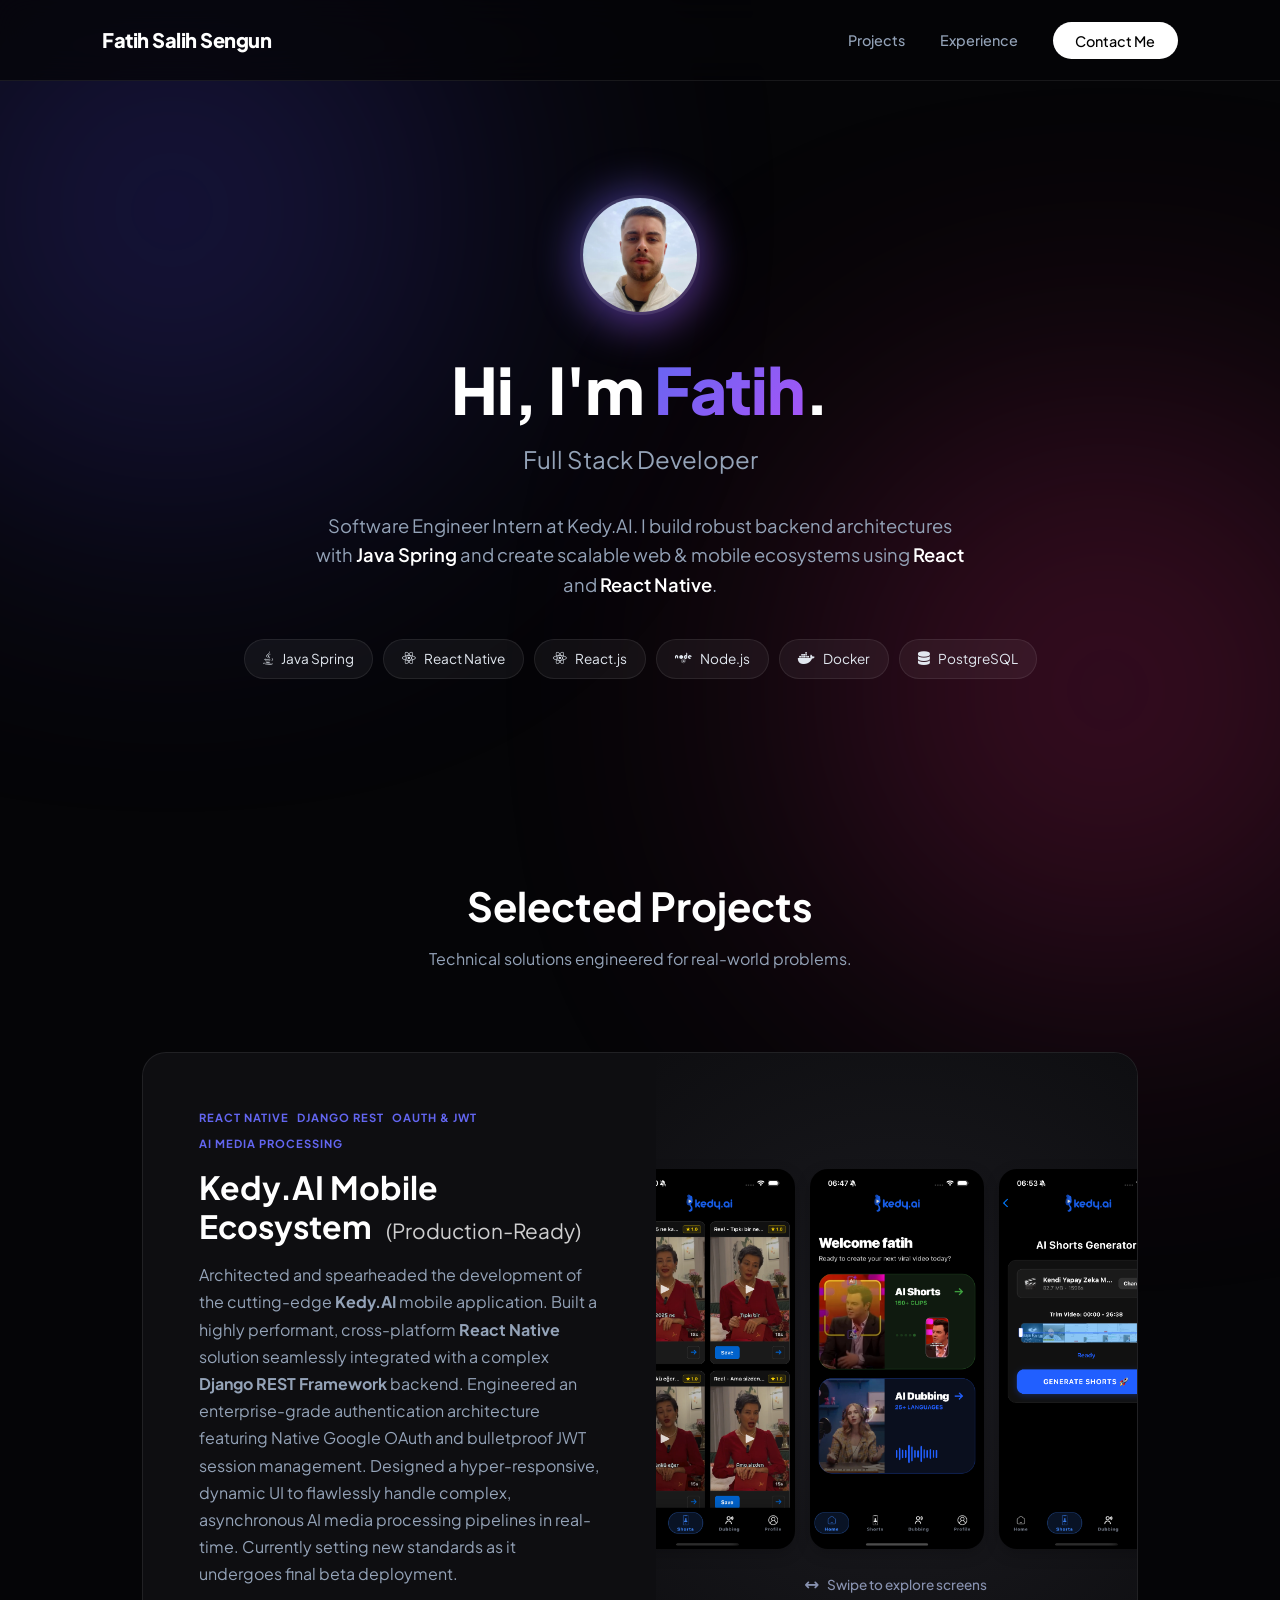
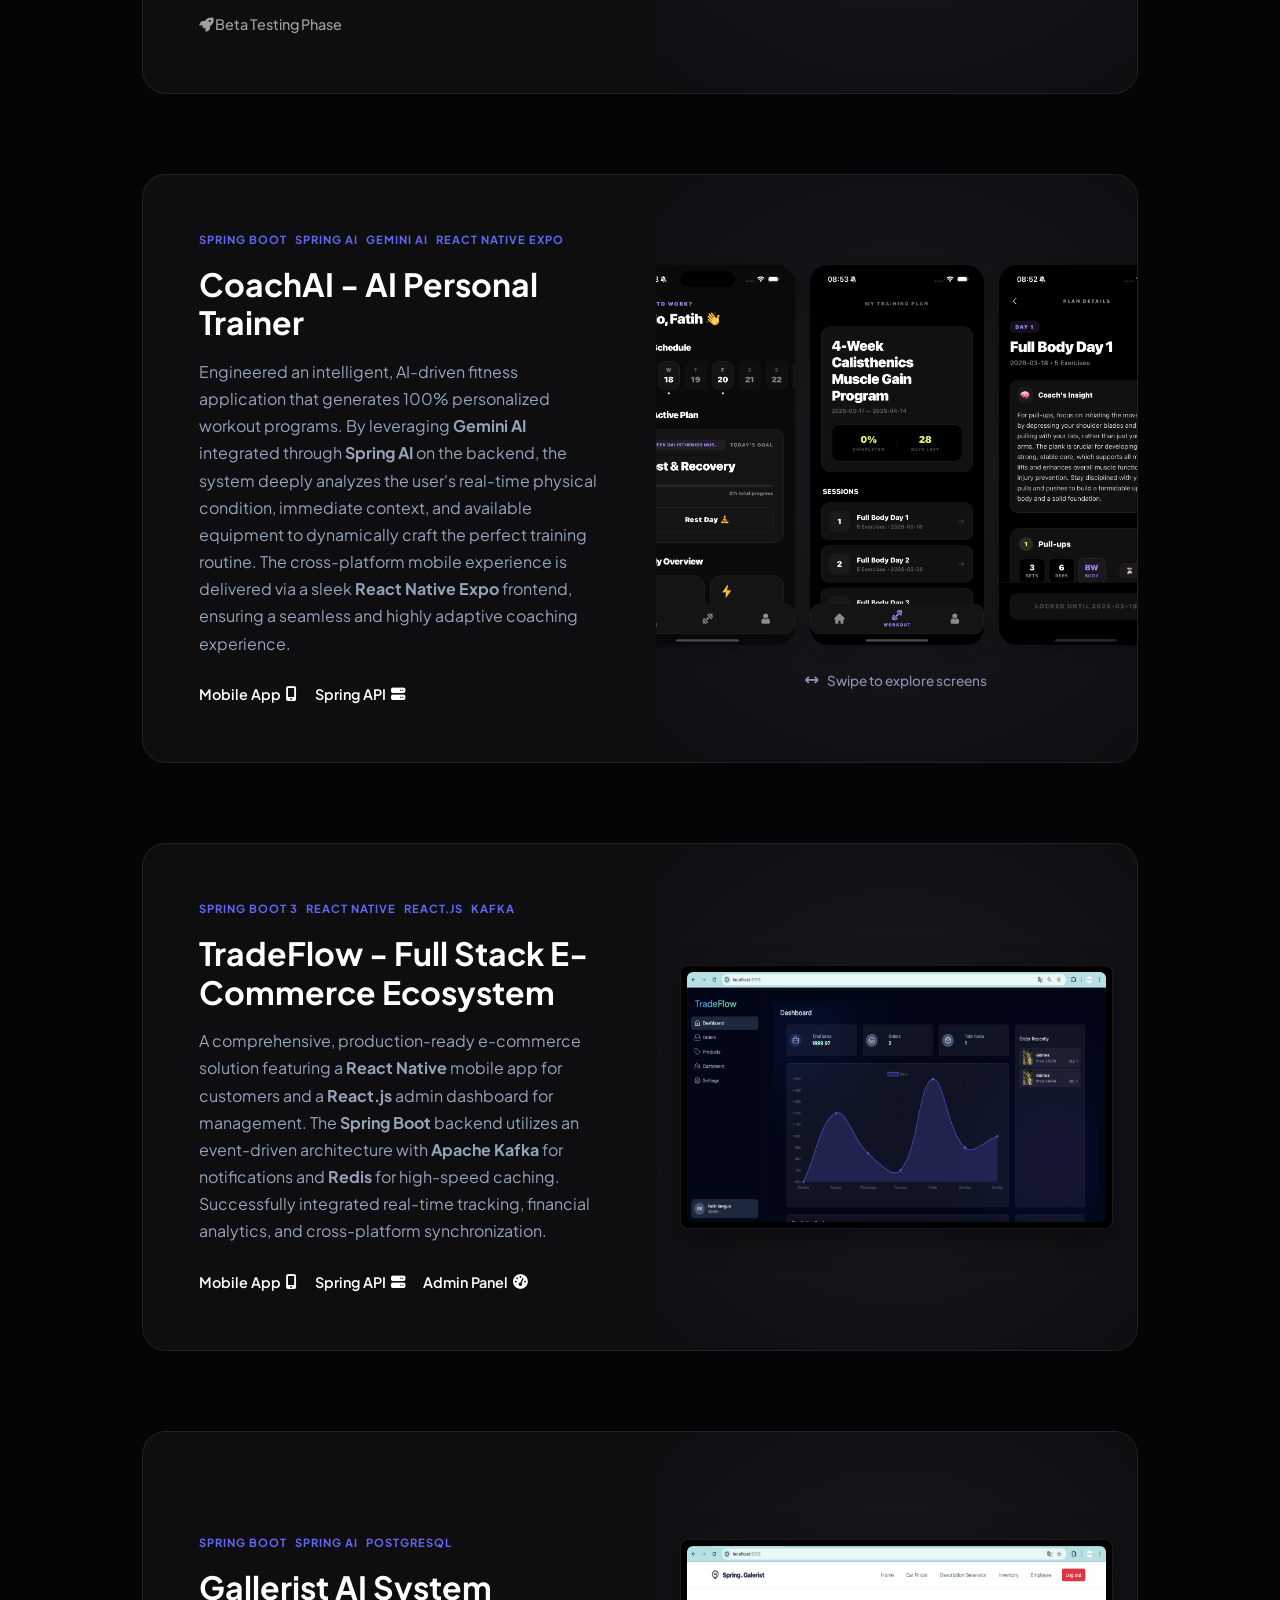
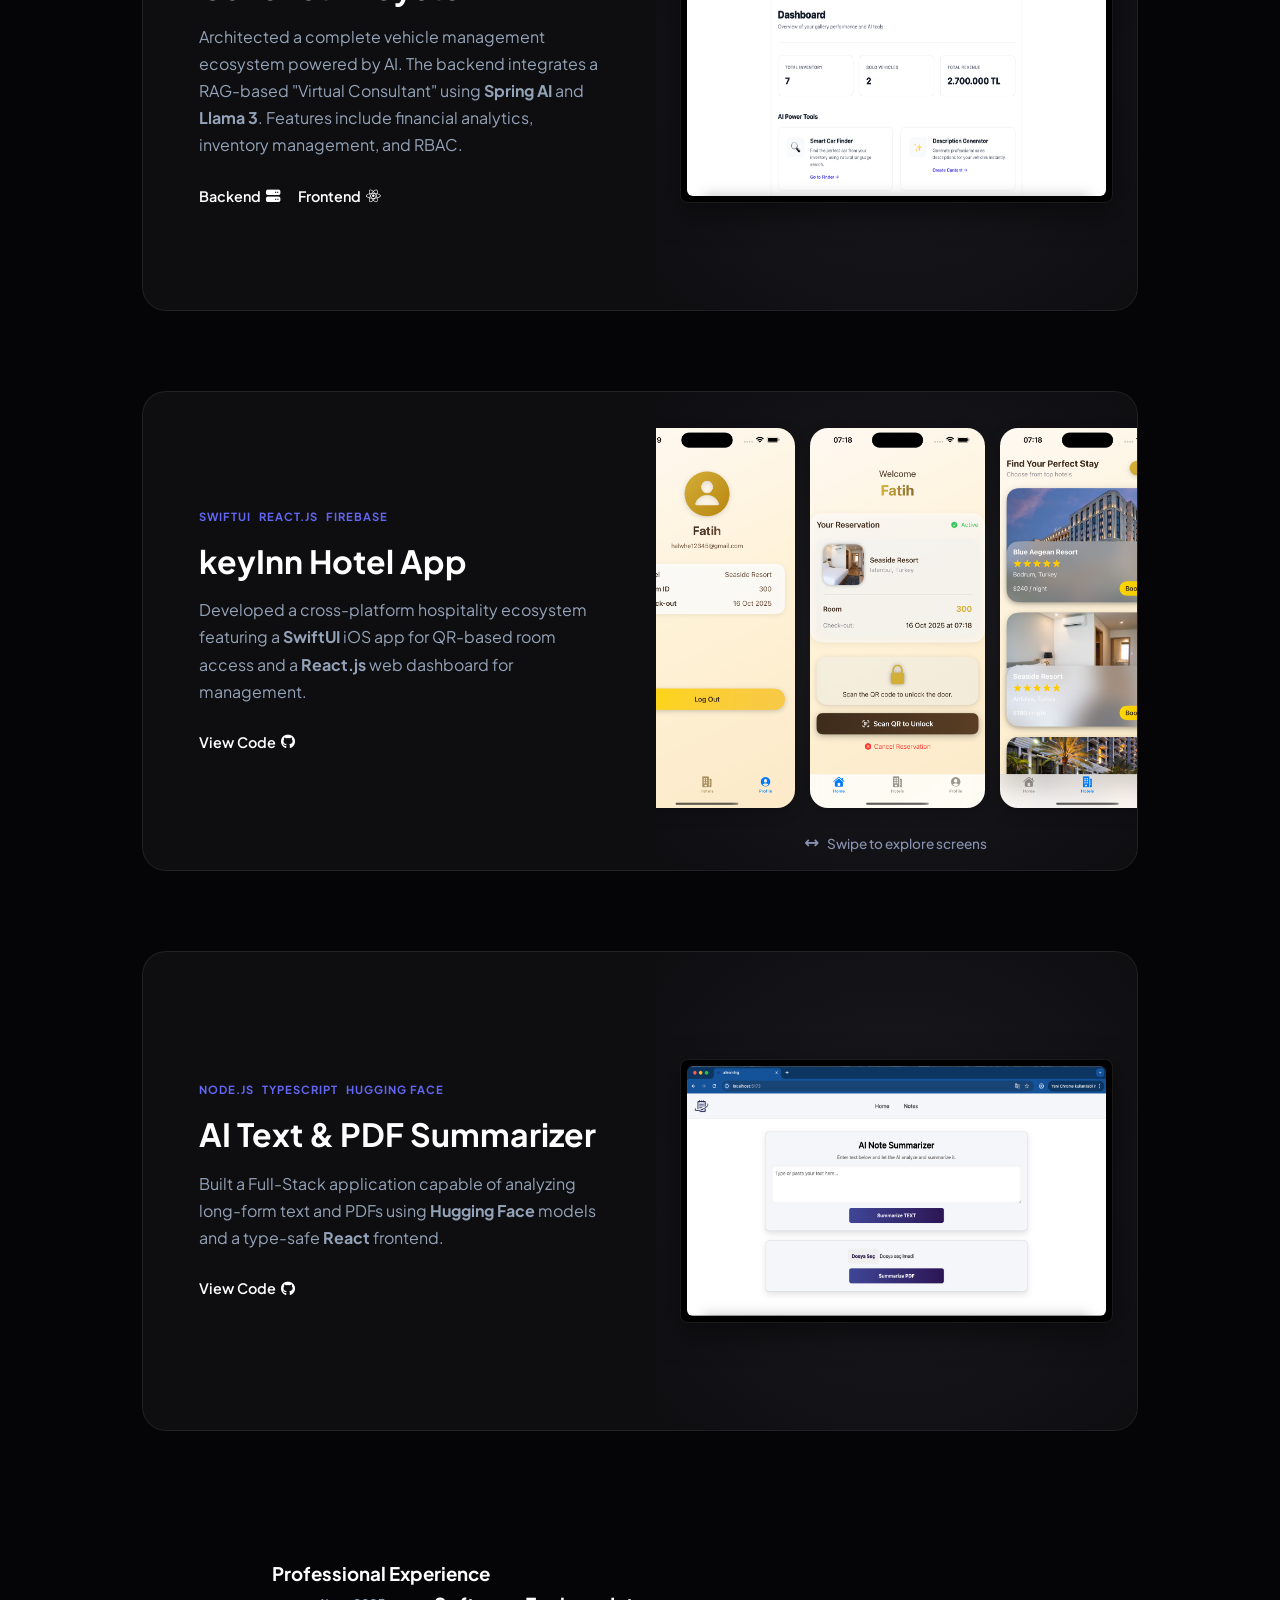
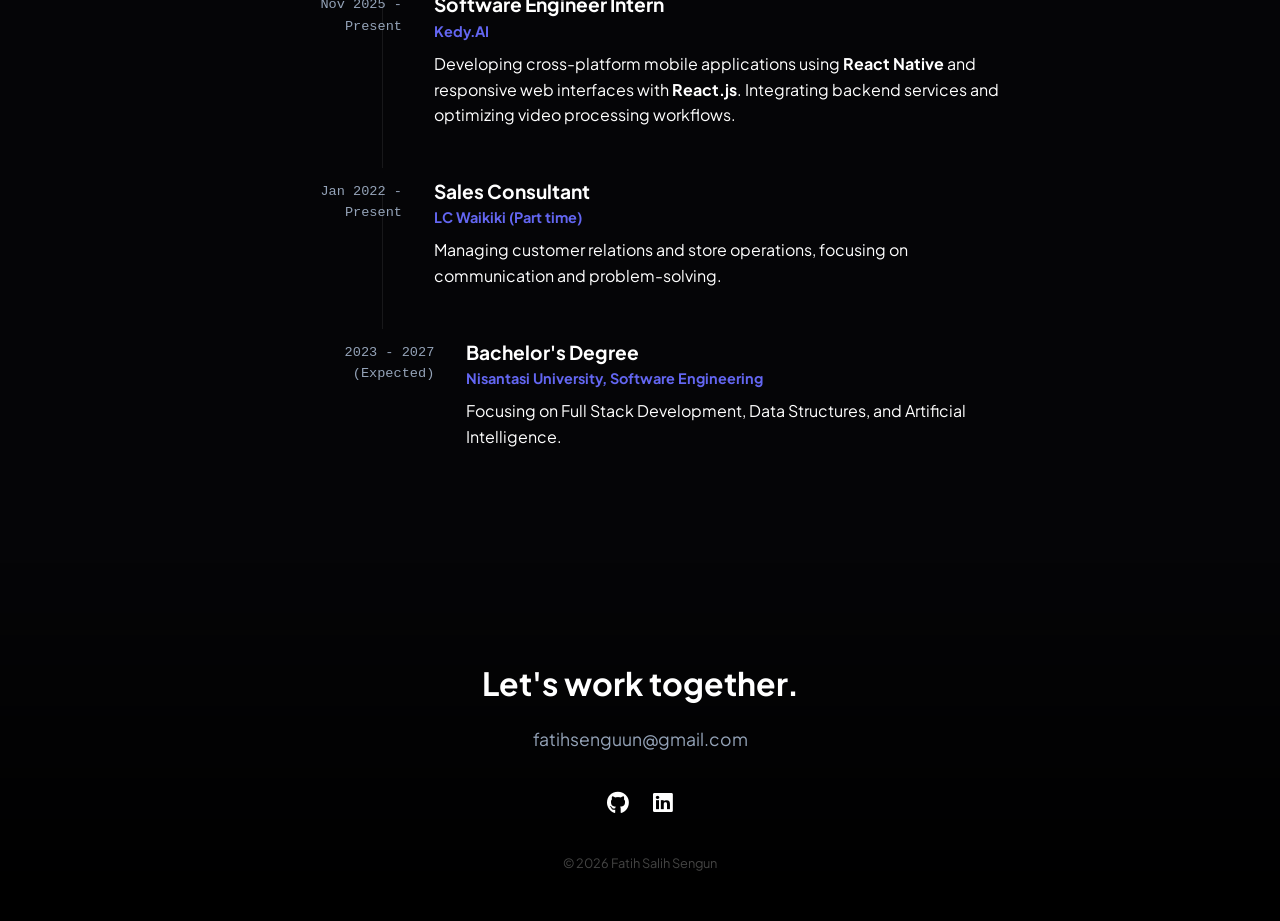
<file: index.html>
<!DOCTYPE html>
<html lang="en">
<head>
    <meta charset="UTF-8">
    <meta name="viewport" content="width=device-width, initial-scale=1.0">
    <title>Fatih Salih Sengun | Full Stack Engineer</title>
    
    <link rel="preconnect" href="https://fonts.googleapis.com">
    <link rel="preconnect" href="https://fonts.gstatic.com" crossorigin>
    <link href="https://fonts.googleapis.com/css2?family=Plus+Jakarta+Sans:wght@300;400;500;600;700;800&display=swap" rel="stylesheet">
    <link rel="stylesheet" href="https://cdnjs.cloudflare.com/ajax/libs/font-awesome/6.4.0/css/all.min.css">
    <link rel="stylesheet" href="style.css">

    <style>

        .project-card, .project-card:hover, .project-card.active,
        .mockup-laptop, .mockup-laptop:hover, .screen, .screen:hover, .card-visual, .card-visual:hover {
            transform: none !important;
            box-shadow: none !important;
            perspective: none !important;
            transition: none !important;
            cursor: default !important;
        }


        .project-card { pointer-events: none; }
        .project-card .card-content, .project-card .card-visual { pointer-events: auto; }


        .mockup-laptop .screen {
            border-radius: 8px !important;
            border: 1px solid rgba(255, 255, 255, 0.1) !important;
            overflow: hidden !important;
            box-shadow: 0 10px 30px rgba(0, 0, 0, 0.5) !important;
        }


        .phone-gallery-container {
            width: 100%;
            display: flex;
            flex-direction: column;
            align-items: center;
        }

        .phone-gallery-wrapper {
            width: 100%;
            overflow: hidden;
            display: flex;
            align-items: center;
        }

        .phone-gallery {
            display: flex;
            gap: 15px;
            overflow-x: auto;
            padding: 20px 10px;
            scroll-snap-type: x mandatory;
            -ms-overflow-style: none;  
            scrollbar-width: none;  
            width: 100%;
        }

        .phone-gallery::-webkit-scrollbar { display: none; }
        
        .gallery-image {
            height: 380px; 
            border-radius: 18px;
            object-fit: contain;
            box-shadow: 0 5px 15px rgba(0,0,0,0.2);
            transition: opacity 0.3s ease, transform 0.3s ease;
            scroll-snap-align: center;
            cursor: pointer;
            opacity: 1 !important; 
            transform: none !important; 
        }
        
        .gallery-image.active {
            z-index: 10;
        }

        .swipe-hint {
            display: flex;
            align-items: center;
            justify-content: center;
            gap: 8px;
            color: #8892b0;
            font-size: 0.85rem;
            font-weight: 500;
            margin-top: 5px;
            animation: pulseHint 2s infinite;
        }

        @keyframes pulseHint {
            0% { opacity: 0.5; }
            50% { opacity: 1; }
            100% { opacity: 0.5; }
        }

        @media (max-width: 768px) {
            .gallery-image { height: 320px; }
        }
    </style>
</head>
<body>

    <div class="ambient-glow glow-1"></div>
    <div class="ambient-glow glow-2"></div>

    <nav class="navbar">
        <div class="logo">Fatih Salih Sengun</div>
        <div class="nav-links">
            <a href="#projects">Projects</a>
            <a href="#experience">Experience</a>
            <a href="#contact" class="btn-cta">Contact Me</a>
        </div>
    </nav>

    <section class="hero">
        <div class="profile-container">
            <div class="profile-ring"></div>
            <img src="assets/profile.png" alt="Fatih Salih Sengun" class="profile-img">
        </div>

        <h1>Hi, I'm <span class="gradient-text">Fatih</span>.</h1>
        <h2 class="hero-subtitle">Full Stack Developer</h2>
        
        <p class="hero-desc">
            Software Engineer Intern at Kedy.AI. I build robust backend architectures with 
            <span class="highlight">Java Spring</span> and create scalable web & mobile ecosystems using 
            <span class="highlight">React</span> and <span class="highlight">React Native</span>.
        </p>

        <div class="tech-stack">
            <div class="tech-pill"><i class="fa-brands fa-java"></i> Java Spring</div>
            <div class="tech-pill"><i class="fa-brands fa-react"></i> React Native</div>
            <div class="tech-pill"><i class="fa-brands fa-react"></i> React.js</div>
            <div class="tech-pill"><i class="fa-brands fa-node"></i> Node.js</div>
            <div class="tech-pill"><i class="fa-brands fa-docker"></i> Docker</div>
            <div class="tech-pill"><i class="fa-solid fa-database"></i> PostgreSQL</div>
        </div>
    </section>

    <section id="projects" class="projects-section">
        <div class="section-title">
            <h3>Selected Projects</h3>
            <p>Technical solutions engineered for real-world problems.</p>
        </div>

        <div class="projects-stack">

            <div class="project-card mobile-project">
                <div class="card-content">
                    <div class="tags">
                        <span>React Native</span>
                        <span>Django REST</span>
                        <span>OAuth & JWT</span>
                        <span>AI Media Processing</span>
                    </div>
                    <h4>Kedy.AI Mobile Ecosystem <span style="font-size: 0.65em; font-weight: normal; opacity: 0.8; margin-left: 8px;">(Production-Ready)</span></h4>
                    <p>
                        Architected and spearheaded the development of the cutting-edge <strong>Kedy.AI</strong> mobile application. Built a highly performant, cross-platform <strong>React Native</strong> solution seamlessly integrated with a complex <strong>Django REST Framework</strong> backend. Engineered an enterprise-grade authentication architecture featuring Native Google OAuth and bulletproof JWT session management. Designed a hyper-responsive, dynamic UI to flawlessly handle complex, asynchronous AI media processing pipelines in real-time. Currently setting new standards as it undergoes final beta deployment.
                    </p>
                    <div class="links">
                        <span style="color: #a0a0a0; font-weight: 500; font-size: 0.9rem;"><i class="fa-solid fa-rocket"></i> Beta Testing Phase</span>
                    </div>
                </div>
                
                <div class="card-visual phone-gallery-container">
                    <div class="phone-gallery-wrapper">
                        <div class="phone-gallery">
                            <img src="./assets/login1.png" alt="Login Screen" class="gallery-image">
                            <img src="./assets/shorts.png" alt="Shorts Screen" class="gallery-image">
                            <img src="./assets/dashboard 1.png" alt="Dashboard Screen" class="gallery-image">
                            <img src="./assets/uplaod.png" alt="Upload Screen" class="gallery-image">
                            <img src="./assets/profile 1.png" alt="Profile Screen" class="gallery-image">
                        </div>
                    </div>
                    <div class="swipe-hint">
                        <i class="fa-solid fa-arrows-left-right"></i> Swipe to explore screens
                    </div>
                </div>
            </div>

            <div class="project-card mobile-project">
                <div class="card-content">
                    <div class="tags">
                        <span>Spring Boot</span>
                        <span>Spring AI</span>
                        <span>Gemini AI</span>
                        <span>React Native Expo</span>
                    </div>
                    <h4>CoachAI - AI Personal Trainer</h4>
                    <p>
                        Engineered an intelligent, AI-driven fitness application that generates 100% personalized workout programs. By leveraging <strong>Gemini AI</strong> integrated through <strong>Spring AI</strong> on the backend, the system deeply analyzes the user's real-time physical condition, immediate context, and available equipment to dynamically craft the perfect training routine. The cross-platform mobile experience is delivered via a sleek <strong>React Native Expo</strong> frontend, ensuring a seamless and highly adaptive coaching experience.
                    </p>
                    <div class="links">
                           <a href="https://github.com/fatihsenguun/reactnativecoachai" target="_blank">Mobile App <i class="fa-solid fa-mobile-screen"></i></a>
                        <a href="https://github.com/fatihsenguun/springbootcoachai" target="_blank">Spring API <i class="fa-solid fa-server"></i></a>
                    </div>
                </div>
                
                <div class="card-visual phone-gallery-container">
                    <div class="phone-gallery-wrapper">
                        <div class="phone-gallery">
                            <img src="./assets/login2.png" alt="Login Screen" class="gallery-image">
                            <img src="./assets/dash2.png" alt="Dashboard Screen" class="gallery-image">
                            <img src="./assets/plan.png" alt="Workout Plan Screen" class="gallery-image">
                            <img src="./assets/workout.png" alt="Workout Screen" class="gallery-image">
                            <img src="./assets/generate.png" alt="Generate Screen" class="gallery-image">
                        </div>
                    </div>
                    <div class="swipe-hint">
                        <i class="fa-solid fa-arrows-left-right"></i> Swipe to explore screens
                    </div>
                </div>
            </div>
            <div class="project-card">
                <div class="card-content">
                    <div class="tags">
                        <span>Spring Boot 3</span>
                        <span>React Native</span>
                        <span>React.js</span>
                        <span>Kafka</span>

                    </div>
                    <h4>TradeFlow - Full Stack E-Commerce Ecosystem</h4>
                    <p>
                        A comprehensive, production-ready e-commerce solution featuring a <strong>React Native</strong> mobile app for customers and a <strong>React.js</strong> admin dashboard for management. 
                        The <strong>Spring Boot</strong> backend utilizes an event-driven architecture with <strong>Apache Kafka</strong> for notifications and <strong>Redis</strong> for high-speed caching. 
                        Successfully integrated real-time tracking, financial analytics, and cross-platform synchronization.
                    </p>
                    <div class="links">
                        <a href="https://github.com/fatihsenguun/reactnativetradeflow" target="_blank">Mobile App <i class="fa-solid fa-mobile-screen"></i></a>
                        <a href="https://github.com/fatihsenguun/springboottradeflow" target="_blank">Spring API <i class="fa-solid fa-server"></i></a>
                        <a href="https://github.com/fatihsenguun/reacttradeflow" target="_blank">Admin Panel <i class="fa-solid fa-gauge-high"></i></a>
                    </div>
                </div>
                <div class="card-visual">
                    <div class="mockup-laptop">
                        <div class="screen">
                            <div class="screen-content" style="background-image: url('./assets/dashboard-2.png');"></div>
                        </div>
                    </div>
                </div>
            </div>
            
            <div class="project-card">
                <div class="card-content">
                    <div class="tags">
                        <span>Spring Boot</span>
                        <span>Spring AI</span>
                        <span>PostgreSQL</span>
                    </div>
                    <h4>Gallerist AI System</h4>
                    <p>
                        Architected a complete vehicle management ecosystem powered by AI. The backend integrates a RAG-based "Virtual Consultant" using <strong>Spring AI</strong> and <strong>Llama 3</strong>.
                        Features include financial analytics, inventory management, and RBAC.
                    </p>
                    <div class="links">
                        <a href="https://github.com/fatihsenguun/springbootgallerist" target="_blank">Backend <i class="fa-solid fa-server"></i></a>
                        <a href="https://github.com/fatihsenguun/reactgallerist" target="_blank">Frontend <i class="fa-brands fa-react"></i></a>
                    </div>
                </div>
                <div class="card-visual">
                    <div class="mockup-laptop">
                        <div class="screen">
                            <div class="screen-content" style="background-image: url('./assets/dashboard.png');"></div>
                        </div>
                    </div>
                </div>
            </div>

            <div class="project-card mobile-project">
                <div class="card-content">
                    <div class="tags">
                        <span>SwiftUI</span>
                        <span>React.js</span>
                        <span>Firebase</span>
                    </div>
                    <h4>keyInn Hotel App</h4>
                    <p>
                        Developed a cross-platform hospitality ecosystem featuring a <strong>SwiftUI</strong> iOS app for QR-based room access and a <strong>React.js</strong> web dashboard for management.
                    </p>
                    <div class="links">
                        <a href="https://github.com/fatihsenguun/swiftuihotelproject" target="_blank">View Code <i class="fa-brands fa-github"></i></a>
                    </div>
                </div>
                
                <div class="card-visual phone-gallery-container">
                    <div class="phone-gallery-wrapper">
                        <div class="phone-gallery">
                            <img src="./assets/login.png" alt="Login Screen" class="gallery-image">
                            <img src="./assets/profilep.png" alt="Profile Screen" class="gallery-image">
                            <img src="./assets/home-1.png" alt="Home Screen" class="gallery-image">
                            <img src="./assets/selectHotels.png" alt="Hotels Screen" class="gallery-image">
                            <img src="./assets/bookNow.png" alt="Booking Screen" class="gallery-image">
                        </div>
                    </div>
                    <div class="swipe-hint">
                        <i class="fa-solid fa-arrows-left-right"></i> Swipe to explore screens
                    </div>
                </div>
            </div>

            <div class="project-card">
                <div class="card-content">
                    <div class="tags">
                        <span>Node.js</span>
                        <span>TypeScript</span>
                        <span>Hugging Face</span>
                    </div>
                    <h4>AI Text & PDF Summarizer</h4>
                    <p>
                        Built a Full-Stack application capable of analyzing long-form text and PDFs using <strong>Hugging Face</strong> models and a type-safe <strong>React</strong> frontend.
                    </p>
                    <div class="links">
                        <a href="https://github.com/fatihsenguun/ai-textpdf-summarizer" target="_blank">View Code <i class="fa-brands fa-github"></i></a>
                    </div>
                </div>
                <div class="card-visual">
                    <div class="mockup-laptop">
                        <div class="screen">
                             <div class="screen-content" style="background-image: url('./assets/home.png');"></div>
                        </div>
                    </div>
                </div>
            </div>

        </div>
    </section>

    <section id="experience" class="experience-section">
        <h3>Professional Experience</h3>
        <div class="timeline">
            <div class="timeline-item">
                <span class="date">Nov 2025 - Present</span>
                <div class="content">
                    <h4>Software Engineer Intern</h4>
                    <span class="company">Kedy.AI</span>
                    <p>
                        Developing cross-platform mobile applications using <strong>React Native</strong> and responsive web interfaces with <strong>React.js</strong>. 
                        Integrating backend services and optimizing video processing workflows.
                    </p>
                </div>
            </div>
            <div class="timeline-item">
                <span class="date">Jan 2022 - Present</span>
                <div class="content">
                    <h4>Sales Consultant</h4>
                    <span class="company">LC Waikiki (Part time)</span>
                    <p>
                        Managing customer relations and store operations, focusing on communication and problem-solving.
                    </p>
                </div>
            </div>
            <div class="timeline-item">
                <span class="date">2023 - 2027 (Expected)</span>
                <div class="content">
                    <h4>Bachelor's Degree</h4>
                    <span class="company">Nisantasi University, Software Engineering</span>
                    <p>
                        Focusing on Full Stack Development, Data Structures, and Artificial Intelligence.
                    </p>
                </div>
            </div>
        </div>
    </section>

    <footer id="contact">
        <h2>Let's work together.</h2>
        <a href="mailto:fatihsenguun@gmail.com" class="email-link">fatihsenguun@gmail.com</a>
        <div class="socials">
            <a href="https://github.com/fatihsenguun" target="_blank"><i class="fa-brands fa-github"></i></a>
            <a href="https://www.linkedin.com/in/fatih-salih-sengun-7976012b3" target="_blank"><i class="fa-brands fa-linkedin"></i></a>
        </div>
        <p class="copyright">© 2026 Fatih Salih Sengun</p>
    </footer>

    <script>
        if (history.scrollRestoration) history.scrollRestoration = 'manual';
        
        window.addEventListener('load', () => {
            window.scrollTo(0, 0);


            const galleries = document.querySelectorAll('.phone-gallery');
            galleries.forEach(gallery => {
                const images = gallery.querySelectorAll('.gallery-image');
                if(images.length > 2) {

                    const centerImg = images[2]; 
                    const centerPosition = centerImg.offsetLeft - (gallery.offsetWidth / 2) + (centerImg.offsetWidth / 2);
                    gallery.scrollLeft = centerPosition;
                }
            });
        });


        const galleryImages = document.querySelectorAll('.gallery-image');
        galleryImages.forEach(img => {
            img.addEventListener('click', (e) => {
                e.stopPropagation();
                const gallery = img.closest('.phone-gallery');
                const centerPosition = img.offsetLeft - (gallery.offsetWidth / 2) + (img.offsetWidth / 2);
                gallery.scrollTo({ left: centerPosition, behavior: 'smooth' });
            });
        });
    </script>
</body>
</html>
</file>
<file: style.css>
:root {
    --bg-dark: #050507;
    --bg-card: #0e0e11;
    --text-main: #ffffff;
    --text-muted: #94a3b8;
    --accent: #6366f1;
    --gradient: linear-gradient(135deg, #6366f1 0%, #a855f7 100%);
    --border: rgba(255, 255, 255, 0.08);
    --font-main: 'Plus Jakarta Sans', sans-serif;
}

* { margin: 0; padding: 0; box-sizing: border-box; }

body {
    background-color: var(--bg-dark);
    color: var(--text-main);
    font-family: var(--font-main);
    overflow-x: hidden;
    line-height: 1.6;
}

a { text-decoration: none; color: inherit; transition: 0.3s; }

.ambient-glow {
    position: fixed; width: 600px; height: 600px; border-radius: 50%;
    filter: blur(140px); z-index: -1; opacity: 0.25; pointer-events: none;
}
.glow-1 { top: -10%; left: -10%; background: #4f46e5; }
.glow-2 { bottom: -10%; right: -10%; background: #db2777; }

.navbar {
    display: flex; justify-content: space-between; align-items: center; padding: 1.5rem 8%;
    background: rgba(5, 5, 7, 0.75); backdrop-filter: blur(16px);
    position: fixed; width: 100%; top: 0; left: 0; z-index: 1000;
    border-bottom: 1px solid var(--border);
}
.logo { font-weight: 800; font-size: 1.25rem; letter-spacing: -0.5px; }
.nav-links a { margin-left: 2rem; color: var(--text-muted); font-size: 0.9rem; font-weight: 500; }
.nav-links a:hover { color: #fff; }
.btn-cta { 
    background: #fff; color: #000 !important; 
    padding: 0.6rem 1.4rem; border-radius: 50px; font-weight: 700; margin-left: 2rem; 
}

.hero {
    min-height: 90vh; display: flex; flex-direction: column;
    justify-content: center; align-items: center; text-align: center;
    padding: 8rem 2rem 4rem;
}
.profile-container { position: relative; margin-bottom: 2rem; }
.profile-img { 
    width: 120px; height: 120px; border-radius: 50%; 
    border: 3px solid rgba(255,255,255,0.1); object-fit: cover; 
}
.profile-ring {
    position: absolute; inset: -5px; border-radius: 50%;
    background: var(--gradient); filter: blur(20px); opacity: 0.5; z-index: -1;
}
.hero h1 {
    font-size: clamp(3rem, 5vw, 5rem); font-weight: 800;
    line-height: 1.1; margin-bottom: 1rem; letter-spacing: -1px;
}
.hero-subtitle { font-size: 1.5rem; font-weight: 400; color: var(--text-muted); margin-bottom: 2rem; }
.hero-desc { max-width: 650px; color: var(--text-muted); margin-bottom: 2.5rem; font-size: 1.15rem; }
.gradient-text { background: var(--gradient); -webkit-background-clip: text; -webkit-text-fill-color: transparent; }
.highlight { color: #fff; font-weight: 600; }

.tech-stack { display: flex; gap: 10px; flex-wrap: wrap; justify-content: center; }
.tech-pill {
    background: rgba(255,255,255,0.05); border: 1px solid var(--border);
    padding: 8px 18px; border-radius: 100px; font-size: 0.85rem;
    display: flex; gap: 8px; align-items: center; color: #e2e8f0; transition: 0.3s;
}

.projects-section { padding: 4rem 8%; max-width: 1200px; margin: 0 auto; }
.section-title { margin-bottom: 5rem; text-align: center; }
.section-title h3 { font-size: 2.5rem; margin-bottom: 0.5rem; }
.section-title p { color: var(--text-muted); }

.projects-stack {
    display: flex;
    flex-direction: column;
    gap: 5rem;
}

.project-card {
    background: var(--bg-card);
    border: 1px solid var(--border);
    border-radius: 24px;
    overflow: hidden;
    position: relative;
    display: flex; 
    flex-direction: row;
    min-height: 480px; 
}

.card-content {
    flex: 1;
    padding: 3.5rem;
    z-index: 2;
    display: flex; flex-direction: column; justify-content: center;
}

.tags { display: flex; gap: 8px; margin-bottom: 1rem; flex-wrap: wrap; }
.tags span {
    font-size: 0.7rem; color: var(--accent); font-weight: 700;
    text-transform: uppercase; letter-spacing: 1px;
}
.project-card h4 { font-size: 2rem; margin-bottom: 1rem; line-height: 1.2; }
.project-card p { color: var(--text-muted); font-size: 1rem; margin-bottom: 1.5rem; line-height: 1.7; }
.links a { font-size: 0.9rem; margin-right: 15px; font-weight: 600; color: #fff; display: inline-flex; align-items: center; gap: 5px; }
.links a:hover { color: var(--accent); }

.card-visual {
    flex: 1.2;
    background: radial-gradient(circle at center, #1c1c21 0%, #0e0e11 100%);
    display: flex; align-items: center; justify-content: center;
    overflow: hidden; 
    position: relative;
}

.mockup-laptop {
    width: 90%;
    max-width: 480px;
}

.mockup-laptop .screen {
    background: #000; border-radius: 12px;
    padding: 6px; border: 1px solid #333; position: relative;
    box-shadow: 0 10px 30px rgba(0, 0, 0, 0.5);
    overflow: hidden;
}

.mockup-laptop .screen-content {
    height: 250px; background: #111; border-radius: 6px;
    position: relative; overflow: hidden;
    background-size: 100% 100% !important;
    background-position: center center !important;
}

/* --- YENİ TELEFON GALERİSİ CSS (Hover'sız ve Net) --- */
.phone-gallery-container {
    width: 100%;
    display: flex;
    flex-direction: column;
    align-items: center;
}

.phone-gallery-wrapper {
    width: 100%;
    overflow: hidden;
    display: flex;
    align-items: center;
}

.phone-gallery {
    display: flex;
    gap: 15px;
    overflow-x: auto;
    padding: 20px 10px;
    scroll-snap-type: x mandatory;
    -ms-overflow-style: none;  
    scrollbar-width: none;  
    width: 100%;
}

.phone-gallery::-webkit-scrollbar { display: none; }

.gallery-image {
    height: 380px; 
    border-radius: 18px;
    object-fit: contain;
    box-shadow: 0 5px 15px rgba(0,0,0,0.2);
    scroll-snap-align: center;
    cursor: pointer;
    opacity: 1; 
    transform: none; 
}

.swipe-hint {
    display: flex;
    align-items: center;
    justify-content: center;
    gap: 8px;
    color: #8892b0;
    font-size: 0.85rem;
    font-weight: 500;
    margin-top: 5px;
    animation: pulseHint 2s infinite;
}

@keyframes pulseHint {
    0% { opacity: 0.5; }
    50% { opacity: 1; }
    100% { opacity: 0.5; }
}

.experience-section { max-width: 800px; margin: 0 auto; padding: 4rem 2rem; }
.timeline-item { display: flex; gap: 2rem; margin-bottom: 3rem; position: relative; }
.timeline-item::before {
    content: ''; position: absolute; left: 110px; top: 8px; bottom: -40px;
    width: 1px; background: var(--border);
}
.timeline-item:last-child::before { display: none; }
.date {
    min-width: 130px;
    font-size: 0.85rem; color: var(--text-muted);
    text-align: right; padding-top: 5px; font-family: monospace;
}
.content h4 { font-size: 1.2rem; color: #fff; }
.content .company {
    color: var(--accent); font-size: 0.9rem; font-weight: 700;
    display: block; margin-bottom: 0.5rem;
}

footer {
    text-align: center; padding: 6rem 1rem 3rem;
    background: linear-gradient(to top, #000, transparent);
}
footer h2 { font-size: 2rem; margin-bottom: 1rem; }
.email-link { font-size: 1.1rem; color: var(--text-muted); display: block; margin-bottom: 2rem; }
.socials { display: flex; justify-content: center; gap: 1.5rem; margin-bottom: 2rem; font-size: 1.4rem; }
.copyright { font-size: 0.8rem; color: #444; }

@media (max-width: 900px) {
    .navbar { padding: 1.2rem 5%; }
    .nav-links { display: none; }
    .hero h1 { font-size: 3rem; }

    .project-card { flex-direction: column; min-height: auto; }
    .card-content { padding: 2rem; }
    .card-visual { padding: 3rem 1rem; min-height: 300px; }

    .mockup-laptop { max-width: 320px; width: 100%; }
    .mockup-laptop .screen-content { height: 180px; }

    .gallery-image { height: 320px; }

    .timeline-item { flex-direction: column; gap: 0.5rem; }
    .timeline-item::before { left: 0; top: 2rem; }
    .date { text-align: left; }
}
</file>
